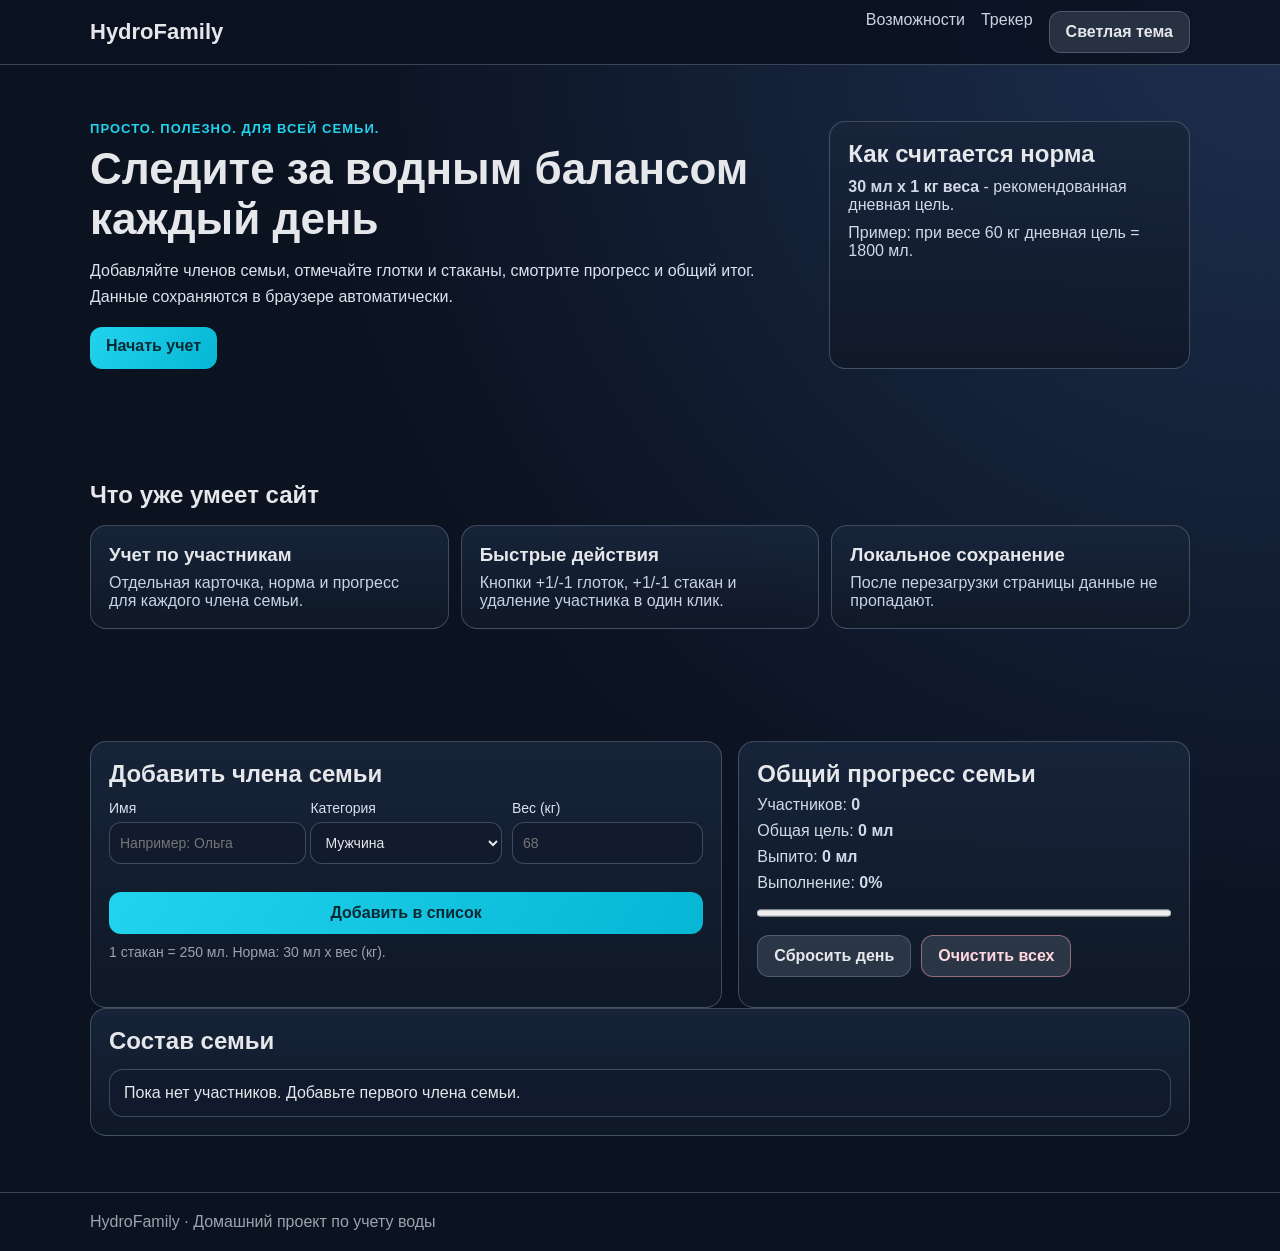
<file: index.html>
<!doctype html>
<html lang="ru">
<head>
  <meta charset="UTF-8">
  <meta name="viewport" content="width=device-width, initial-scale=1.0">
  <meta name="description" content="Семейный трекер воды: учет питьевого режима, суточная норма и прогресс каждого участника.">
  <meta property="og:type" content="website">
  <meta property="og:title" content="HydroFamily - Семейный трекер воды">
  <meta property="og:description" content="Учет питьевого режима семьи с автосохранением и прогрессом по каждому участнику.">
  <meta property="og:image" content="assets/og-image.svg">
  <meta property="og:locale" content="ru_RU">
  <meta name="twitter:card" content="summary_large_image">
  <meta name="twitter:title" content="HydroFamily - Семейный трекер воды">
  <meta name="twitter:description" content="Добавляйте участников и отслеживайте водный баланс всей семьи.">
  <meta name="twitter:image" content="assets/og-image.svg">
  <title>HydroFamily - Семейный трекер воды</title>
  <link rel="icon" type="image/svg+xml" href="assets/favicon.svg">
  <link rel="stylesheet" href="assets/styles.css">
</head>
<body>
  <header class="site-header">
    <div class="container nav">
      <a class="logo" href="#top">HydroFamily</a>
      <nav class="menu">
        <a href="#features">Возможности</a>
        <a href="#tracker">Трекер</a>
        <button id="themeToggleButton" class="btn btn-secondary theme-toggle" type="button" aria-label="Переключить тему">Светлая тема</button>
      </nav>
    </div>
  </header>

  <main id="top">
    <section class="hero section">
      <div class="container hero-grid">
        <div>
          <p class="eyebrow">Просто. Полезно. Для всей семьи.</p>
          <h1>Следите за водным балансом каждый день</h1>
          <p class="lead">
            Добавляйте членов семьи, отмечайте глотки и стаканы, смотрите прогресс и общий итог.
            Данные сохраняются в браузере автоматически.
          </p>
          <a class="btn btn-primary" href="#tracker">Начать учет</a>
        </div>
        <aside class="hero-card">
          <h2>Как считается норма</h2>
          <p><strong>30 мл x 1 кг веса</strong> - рекомендованная дневная цель.</p>
          <p>Пример: при весе 60 кг дневная цель = 1800 мл.</p>
        </aside>
      </div>
    </section>

    <section id="features" class="section">
      <div class="container">
        <h2 class="section-title">Что уже умеет сайт</h2>
        <div class="features">
          <article class="feature-card">
            <h3>Учет по участникам</h3>
            <p>Отдельная карточка, норма и прогресс для каждого члена семьи.</p>
          </article>
          <article class="feature-card">
            <h3>Быстрые действия</h3>
            <p>Кнопки +1/-1 глоток, +1/-1 стакан и удаление участника в один клик.</p>
          </article>
          <article class="feature-card">
            <h3>Локальное сохранение</h3>
            <p>После перезагрузки страницы данные не пропадают.</p>
          </article>
        </div>
      </div>
    </section>

    <section id="tracker" class="section">
      <div class="container tracker-layout">
        <section class="panel">
          <h2>Добавить члена семьи</h2>
          <form id="familyForm" class="form-grid">
            <label>
              Имя
              <input id="memberName" type="text" required placeholder="Например: Ольга">
            </label>

            <label>
              Категория
              <select id="memberType">
                <option value="man">Мужчина</option>
                <option value="woman">Женщина</option>
                <option value="teen">Подросток</option>
                <option value="child">Ребенок</option>
              </select>
            </label>

            <label>
              Вес (кг)
              <input id="memberWeight" type="number" min="1" max="300" required placeholder="68">
            </label>

            <button class="btn btn-primary full" type="submit">Добавить в список</button>
          </form>
          <p class="hint">1 стакан = 250 мл. Норма: 30 мл x вес (кг).</p>
          <p id="familyMessage" class="message"></p>
        </section>

        <section class="panel">
          <h2>Общий прогресс семьи</h2>
          <div class="totals">
            <p>Участников: <strong id="totalMembers">0</strong></p>
            <p>Общая цель: <strong id="totalTarget">0 мл</strong></p>
            <p>Выпито: <strong id="totalDrank">0 мл</strong></p>
            <p>Выполнение: <strong id="totalPercent">0%</strong></p>
          </div>
          <progress id="familyProgress" max="100" value="0"></progress>
          <div class="totals-actions">
            <button id="resetDayButton" class="btn btn-secondary" type="button">Сбросить день</button>
            <button id="clearAllButton" class="btn btn-secondary danger" type="button">Очистить всех</button>
          </div>
        </section>
      </div>

      <div class="container">
        <section class="panel">
          <h2>Состав семьи</h2>
          <ul id="familyList" class="family-list"></ul>
        </section>
      </div>
    </section>
  </main>

  <footer class="site-footer">
    <div class="container">
      <p>HydroFamily · Домашний проект по учету воды</p>
    </div>
  </footer>

  <script src="assets/app.js"></script>
</body>
</html>
</file>
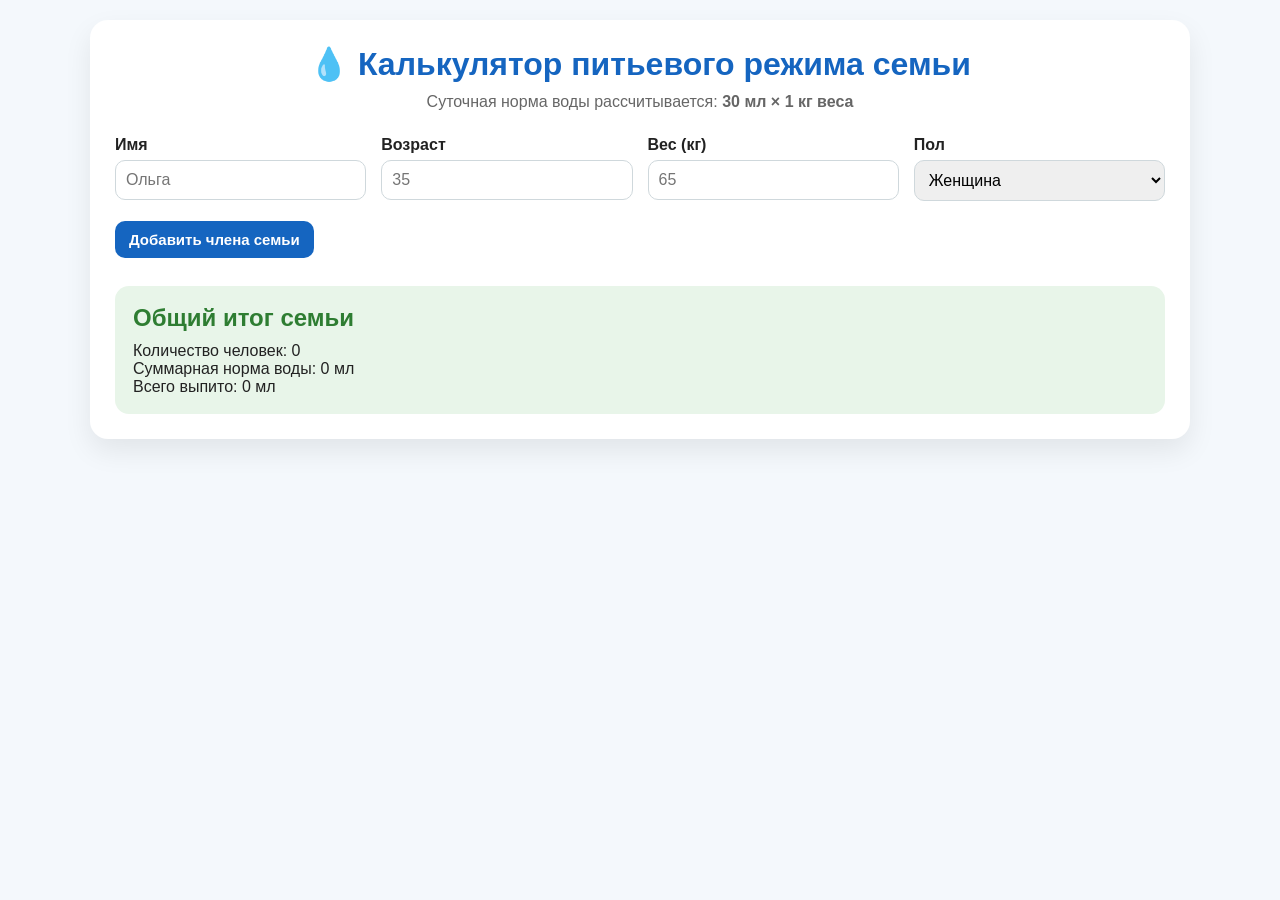
<file: H2O.html>
<!DOCTYPE html>
<html lang="ru">
<head>
<meta charset="UTF-8" />
<meta name="viewport" content="width=device-width, initial-scale=1.0"/>
<title>Калькулятор питьевого режима семьи</title>

<style>
/* =====================================================
   СБРОС
===================================================== */
*{
  margin:0;
  padding:0;
  box-sizing:border-box;
}

body{
  font-family:Arial, Helvetica, sans-serif;
  background:#f4f8fc;
  color:#222;
  padding:20px;
}

.container{
  max-width:1100px;
  margin:auto;
  background:#ffffff;
  padding:25px;
  border-radius:18px;
  box-shadow:0 12px 28px rgba(0,0,0,.08);
}

h1{
  text-align:center;
  color:#1565c0;
  margin-bottom:10px;
}

.desc{
  text-align:center;
  color:#666;
  margin-bottom:25px;
}

/* =====================================================
   ФОРМА
===================================================== */
.form-grid{
  display:grid;
  grid-template-columns:repeat(auto-fit,minmax(220px,1fr));
  gap:15px;
  margin-bottom:20px;
}

label{
  display:block;
  font-weight:bold;
  margin-bottom:6px;
}

input,select{
  width:100%;
  padding:10px;
  border:1px solid #cfd8dc;
  border-radius:10px;
  font-size:16px;
}

button{
  border:none;
  padding:10px 14px;
  border-radius:10px;
  cursor:pointer;
  font-size:15px;
  font-weight:bold;
}

.btn-main{
  background:#1565c0;
  color:white;
}

.btn-main:hover{
  background:#0d47a1;
}

.btn-green{
  background:#2e7d32;
  color:white;
}

.btn-green:hover{
  background:#1b5e20;
}

.btn-red{
  background:#e53935;
  color:white;
}

.btn-red:hover{
  background:#b71c1c;
}

/* =====================================================
   КАРТОЧКИ
===================================================== */
.member-card{
  margin-top:18px;
  padding:18px;
  background:#eef6ff;
  border-left:5px solid #1565c0;
  border-radius:14px;
}

.member-card h3{
  margin-bottom:10px;
}

.row{
  margin:6px 0;
}

.actions{
  display:flex;
  flex-wrap:wrap;
  gap:8px;
  margin-top:14px;
}

.ml-box{
  display:flex;
  gap:8px;
  margin-top:10px;
  flex-wrap:wrap;
}

.ml-box input{
  width:140px;
}

.progress{
  margin-top:12px;
  width:100%;
  height:18px;
  background:#dbe8f6;
  border-radius:20px;
  overflow:hidden;
}

.bar{
  height:100%;
  background:#42a5f5;
}

.summary{
  margin-top:28px;
  background:#e8f5e9;
  padding:18px;
  border-radius:14px;
}

.summary h2{
  color:#2e7d32;
  margin-bottom:10px;
}
</style>
</head>

<body>

<div class="container">

<h1>💧 Калькулятор питьевого режима семьи</h1>
<p class="desc">
Суточная норма воды рассчитывается: <strong>30 мл × 1 кг веса</strong>
</p>

<!-- =====================================================
     ДОБАВЛЕНИЕ ЧЛЕНА СЕМЬИ
===================================================== -->
<div class="form-grid">

<div>
<label>Имя</label>
<input type="text" id="name" placeholder="Ольга">
</div>

<div>
<label>Возраст</label>
<input type="number" id="age" placeholder="35">
</div>

<div>
<label>Вес (кг)</label>
<input type="number" id="weight" placeholder="65">
</div>

<div>
<label>Пол</label>
<select id="gender">
<option value="woman">Женщина</option>
<option value="man">Мужчина</option>
</select>
</div>

</div>

<button class="btn-main" onclick="addMember()">Добавить члена семьи</button>

<!-- СПИСОК -->
<div id="members"></div>

<!-- ОБЩИЙ ИТОГ -->
<div class="summary">
<h2>Общий итог семьи</h2>
<p>Количество человек: <span id="count">0</span></p>
<p>Суммарная норма воды: <span id="familyNorm">0</span> мл</p>
<p>Всего выпито: <span id="familyDrank">0</span> мл</p>
</div>

</div>

<script>
/* =====================================================
   ДАННЫЕ
===================================================== */
let family = [];

/* =====================================================
   НОРМА ВОДЫ
===================================================== */
function calcNorm(weight){
  return weight * 30;
}

/* =====================================================
   ГЛОТОК ПО ПОЛУ
===================================================== */
function sipVolume(gender){
  if(gender === "man") return 35;
  return 30;
}

/* =====================================================
   ДОБАВИТЬ ЧЛЕНА СЕМЬИ
===================================================== */
function addMember(){

  const name = document.getElementById("name").value.trim();
  const age = Number(document.getElementById("age").value);
  const weight = Number(document.getElementById("weight").value);
  const gender = document.getElementById("gender").value;

  if(!name || age <= 0 || weight <= 0){
    alert("Заполните корректно все поля");
    return;
  }

  const person = {
    id: Date.now(),
    name,
    age,
    weight,
    gender,
    norm: calcNorm(weight),
    drank: 0
  };

  family.push(person);

  clearForm();
  render();
}

/* =====================================================
   ОЧИСТКА ФОРМЫ
===================================================== */
function clearForm(){
  document.getElementById("name").value = "";
  document.getElementById("age").value = "";
  document.getElementById("weight").value = "";
}

/* =====================================================
   ДОБАВИТЬ ВОДУ
===================================================== */
function addWater(id, amount){

  family = family.map(person => {
    if(person.id === id){
      person.drank += amount;
    }
    return person;
  });

  render();
}

/* =====================================================
   ДОБАВИТЬ МЛ ИЗ ПОЛЯ
===================================================== */
function addCustomMl(id){

  const input = document.getElementById("ml-" + id);
  const value = Number(input.value);

  if(value <= 0){
    alert("Введите количество мл");
    return;
  }

  addWater(id, value);
  input.value = "";
}

/* =====================================================
   УДАЛЕНИЕ
===================================================== */
function removeMember(id){
  family = family.filter(person => person.id !== id);
  render();
}

/* =====================================================
   ОТРИСОВКА
===================================================== */
function render(){

  const members = document.getElementById("members");
  members.innerHTML = "";

  let totalNorm = 0;
  let totalDrank = 0;

  family.forEach(person => {

    totalNorm += person.norm;
    totalDrank += person.drank;

    let percent = Math.min(
      Math.round((person.drank / person.norm) * 100), 100
    );

    members.innerHTML += `
      <div class="member-card">

        <h3>${person.name}</h3>

        <div class="row">Возраст: ${person.age}</div>
        <div class="row">Вес: ${person.weight} кг</div>
        <div class="row">Пол: ${person.gender === "man" ? "Мужчина" : "Женщина"}</div>

        <div class="row">
          Суточная норма: <strong>${person.norm} мл</strong>
        </div>

        <div class="row">
          Выпито сегодня: <strong>${person.drank} мл</strong>
        </div>

        <div class="row">
          Выполнение нормы: <strong>${percent}%</strong>
        </div>

        <div class="progress">
          <div class="bar" style="width:${percent}%"></div>
        </div>

        <div class="actions">
          <button class="btn-green"
            onclick="addWater(${person.id}, sipVolume('${person.gender}'))">
            Глоток
          </button>

          <button class="btn-green"
            onclick="addWater(${person.id},200)">
            Стакан
          </button>

          <button class="btn-red"
            onclick="removeMember(${person.id})">
            Удалить
          </button>
        </div>

        <div class="ml-box">
          <input
            type="number"
            id="ml-${person.id}"
            placeholder="Введите мл"
          >

          <button class="btn-main"
            onclick="addCustomMl(${person.id})">
            Добавить мл
          </button>
        </div>

      </div>
    `;
  });

  document.getElementById("count").textContent = family.length;
  document.getElementById("familyNorm").textContent = totalNorm;
  document.getElementById("familyDrank").textContent = totalDrank;
}

</script>

</body>
</html>
</file>
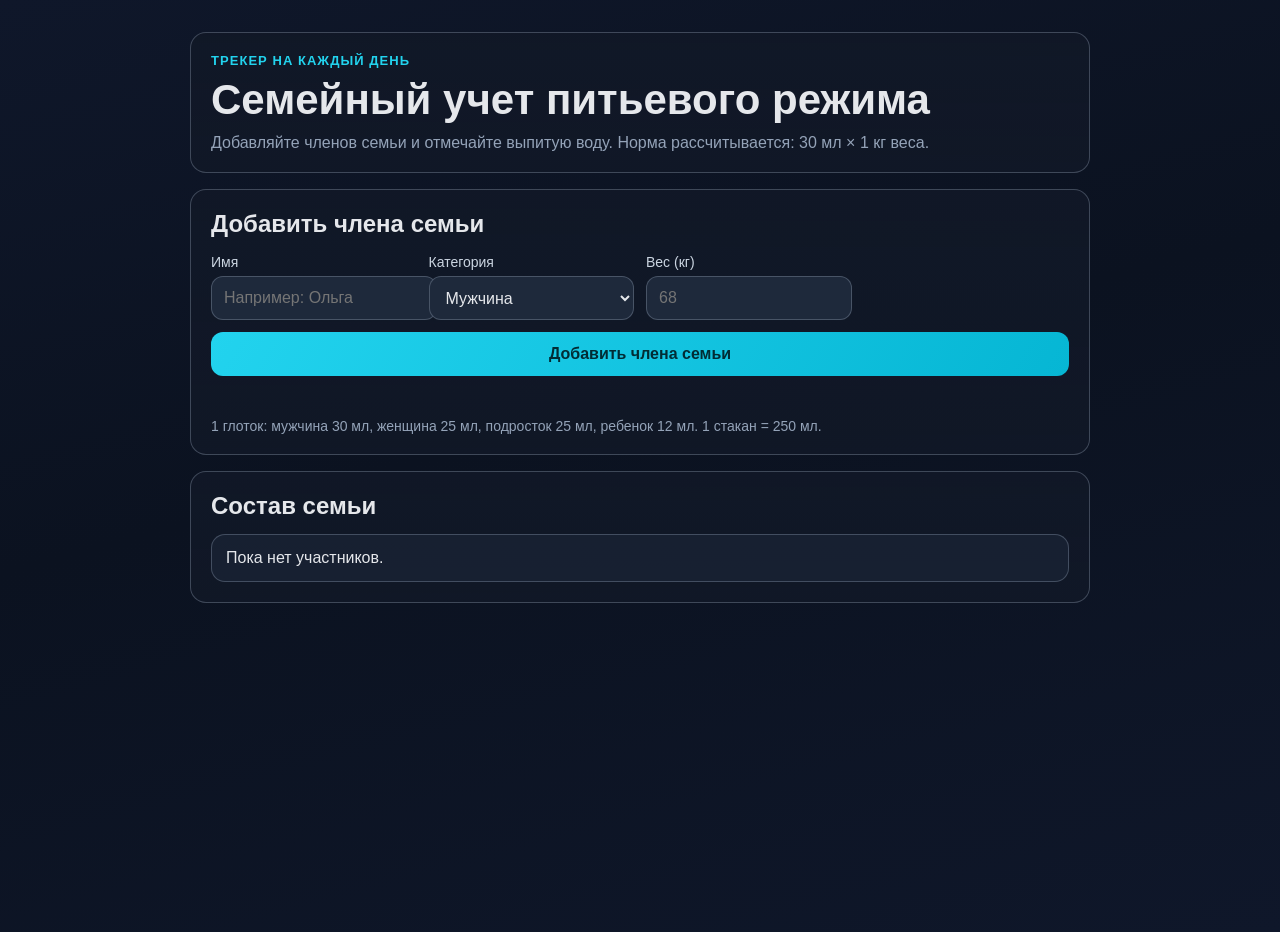
<file: трекер воды.html>
<!doctype html>
<html lang="ru">
<head>
<meta charset="UTF-8">
<meta name="viewport" content="width=device-width, initial-scale=1.0">
<title>Семейный учет воды</title>

<style>
:root{
  --bg:#0f172a;
  --bg-soft:#1e293b;
  --card:#111827;
  --line:rgba(148,163,184,.35);
  --text:#e5e7eb;
  --muted:#94a3b8;
  --accent:#22d3ee;
  --accent-strong:#06b6d4;
  --danger:#fda4af;
  --success:#86efac;
}

*{box-sizing:border-box}

body{
  margin:0;
  min-height:100vh;
  font-family:Arial,Helvetica,sans-serif;
  background:linear-gradient(165deg,var(--bg),#0b1220 45%,#0f172a);
  color:var(--text);
}

.layout{
  width:min(900px,92vw);
  margin:32px auto;
  display:grid;
  gap:16px;
}

.card{
  background:linear-gradient(180deg,rgba(17,24,39,.96),rgba(17,24,39,.88));
  border:1px solid var(--line);
  border-radius:16px;
  padding:20px;
}

h1,h2,p{margin:0}

.hero h1{
  margin-top:8px;
  font-size:clamp(28px,5vw,42px);
}

.eyebrow{
  color:var(--accent);
  font-size:13px;
  text-transform:uppercase;
  letter-spacing:.08em;
  font-weight:700;
}

.muted{
  margin-top:10px;
  color:var(--muted);
}

.family-form{
  margin-top:16px;
  display:grid;
  grid-template-columns:repeat(auto-fit,minmax(180px,1fr));
  gap:12px;
}

.form-field{
  display:grid;
  gap:6px;
}

label{
  font-size:14px;
  color:#cbd5e1;
}

input,select,button{
  font:inherit;
}

input,select{
  min-height:44px;
  border-radius:12px;
  border:1px solid var(--line);
  background:var(--bg-soft);
  color:var(--text);
  padding:10px 12px;
}

button{
  cursor:pointer;
}

.btn{
  min-height:44px;
  border:none;
  border-radius:12px;
  padding:10px 16px;
  font-weight:700;
  background:linear-gradient(120deg,var(--accent),var(--accent-strong));
  color:#022c34;
}

#addMemberButton{
  grid-column:1/-1;
}

.message{
  margin-top:12px;
  min-height:22px;
  color:var(--danger);
}

.family-list{
  list-style:none;
  margin:14px 0 0;
  padding:0;
  display:grid;
  gap:10px;
}

.family-list li{
  border:1px solid var(--line);
  border-radius:14px;
  padding:14px;
  background:rgba(30,41,59,.55);
}

.member-header{
  display:flex;
  justify-content:space-between;
  gap:10px;
  flex-wrap:wrap;
}

.member-name{
  font-weight:700;
}

.member-type{
  color:var(--muted);
  font-size:14px;
}

.member-stats{
  margin-top:10px;
  color:#dbeafe;
  font-size:14px;
}

.member-actions{
  margin-top:12px;
  display:flex;
  flex-wrap:wrap;
  gap:8px;
}

.action-btn{
  min-height:36px;
  border-radius:10px;
  border:1px solid var(--line);
  background:rgba(148,163,184,.14);
  color:var(--text);
  padding:8px 10px;
}

.action-btn:hover{
  background:rgba(148,163,184,.24);
}

progress{
  width:100%;
  margin-top:12px;
  height:14px;
}

.hint{
  margin-top:8px;
  font-size:14px;
  color:var(--muted);
}
</style>
</head>

<body>

<main class="layout">

<header class="card hero">
  <p class="eyebrow">Трекер на каждый день</p>
  <h1>Семейный учет питьевого режима</h1>
  <p class="muted">
    Добавляйте членов семьи и отмечайте выпитую воду.
    Норма рассчитывается: 30 мл × 1 кг веса.
  </p>
</header>

<section class="card">
  <h2>Добавить члена семьи</h2>

  <form id="familyForm" class="family-form">
    <div class="form-field">
      <label for="memberName">Имя</label>
      <input id="memberName" type="text" required placeholder="Например: Ольга">
    </div>

    <div class="form-field">
      <label for="memberType">Категория</label>
      <select id="memberType">
        <option value="man">Мужчина</option>
        <option value="woman">Женщина</option>
        <option value="teen">Подросток</option>
        <option value="child">Ребенок</option>
      </select>
    </div>

    <div class="form-field">
      <label for="memberWeight">Вес (кг)</label>
      <input id="memberWeight" type="number" min="1" max="300" required placeholder="68">
    </div>

    <button id="addMemberButton" class="btn" type="submit">
      Добавить члена семьи
    </button>
  </form>

  <p id="familyMessage" class="message"></p>

  <p class="hint">
    1 глоток: мужчина 30 мл, женщина 25 мл, подросток 25 мл, ребенок 12 мл.
    1 стакан = 250 мл.
  </p>
</section>

<section class="card">
  <h2>Состав семьи</h2>
  <ul id="familyList" class="family-list"></ul>
</section>

</main>

<script>
"use strict";

const STORAGE_KEY = "familyWaterTrackerMembers_v2";
const ML_PER_GLASS = 250;

const SIP_ML_BY_TYPE = {
  man:30,
  woman:25,
  teen:25,
  child:12
};

const TYPE_LABELS = {
  man:"Взрослый мужчина",
  woman:"Взрослая женщина",
  teen:"Подросток",
  child:"Ребенок"
};

const dom = {
  form:document.getElementById("familyForm"),
  name:document.getElementById("memberName"),
  type:document.getElementById("memberType"),
  weight:document.getElementById("memberWeight"),
  list:document.getElementById("familyList"),
  message:document.getElementById("familyMessage")
};

let state = {
  members:[]
};

function uid(){
  return crypto.randomUUID();
}

function save(){
  localStorage.setItem(STORAGE_KEY, JSON.stringify(state));
}

function load(){
  try{
    const raw = localStorage.getItem(STORAGE_KEY);
    if(!raw) return;
    const parsed = JSON.parse(raw);
    if(Array.isArray(parsed.members)){
      state.members = parsed.members;
    }
  }catch(e){}
}

function showMessage(text,error=false){
  dom.message.textContent = text;
  dom.message.style.color = error ? "#fda4af" : "#86efac";
}

function targetMl(weight){
  return weight * 30;
}

function totalMl(member){
  return member.sips * SIP_ML_BY_TYPE[member.type] +
         member.glasses * ML_PER_GLASS;
}

function percent(member){
  return Math.min(
    Math.round(totalMl(member) / targetMl(member.weightKg) * 100),
    100
  );
}

function createButton(text,action){
  const btn = document.createElement("button");
  btn.type = "button";
  btn.className = "action-btn";
  btn.dataset.action = action;
  btn.textContent = text;
  return btn;
}

function createCard(member){
  const li = document.createElement("li");
  li.dataset.id = member.id;

  const header = document.createElement("div");
  header.className = "member-header";

  const name = document.createElement("span");
  name.className = "member-name";
  name.textContent = member.name;

  const type = document.createElement("span");
  type.className = "member-type";
  type.textContent = TYPE_LABELS[member.type];

  header.append(name,type);

  const stats = document.createElement("div");
  stats.className = "member-stats";
  stats.textContent =
    "Вес: " + member.weightKg + " кг | " +
    "Норма: " + targetMl(member.weightKg) + " мл | " +
    "Выпито: " + totalMl(member) + " мл (" + percent(member) + "%)";

  const progress = document.createElement("progress");
  progress.max = 100;
  progress.value = percent(member);

  const actions = document.createElement("div");
  actions.className = "member-actions";

  actions.append(
    createButton("+1 глоток","add-sip"),
    createButton("-1 глоток","remove-sip"),
    createButton("+1 стакан","add-glass"),
    createButton("-1 стакан","remove-glass"),
    createButton("Удалить","remove-member")
  );

  li.append(header,stats,progress,actions);
  return li;
}

function render(){
  dom.list.innerHTML = "";

  if(!state.members.length){
    const li = document.createElement("li");
    li.textContent = "Пока нет участников.";
    dom.list.append(li);
    return;
  }

  state.members.forEach(member=>{
    dom.list.append(createCard(member));
  });
}

dom.form.addEventListener("submit", function(e){
  e.preventDefault();

  const name = dom.name.value.trim();
  const type = dom.type.value;
  const weight = Number(dom.weight.value);

  if(!name){
    showMessage("Введите имя.", true);
    return;
  }

  if(!weight || weight < 1 || weight > 300){
    showMessage("Введите корректный вес.", true);
    return;
  }

  const duplicate = state.members.some(
    m => m.name.toLowerCase() === name.toLowerCase()
  );

  if(duplicate){
    showMessage("Такой участник уже существует.", true);
    return;
  }

  state.members.push({
    id:uid(),
    name:name,
    type:type,
    weightKg:Math.round(weight),
    sips:0,
    glasses:0
  });

  save();
  render();

  dom.form.reset();
  dom.name.focus();

  showMessage(name + " добавлен.");
});

dom.list.addEventListener("click", function(e){
  const btn = e.target.closest("[data-action]");
  if(!btn) return;

  const li = btn.closest("li");
  if(!li) return;

  const id = li.dataset.id;
  const member = state.members.find(m => m.id === id);
  if(!member) return;

  const action = btn.dataset.action;

  if(action === "add-sip") member.sips++;
  if(action === "remove-sip") member.sips = Math.max(0, member.sips-1);
  if(action === "add-glass") member.glasses++;
  if(action === "remove-glass") member.glasses = Math.max(0, member.glasses-1);

  if(action === "remove-member"){
    if(confirm("Удалить участника?")){
      state.members = state.members.filter(m => m.id !== id);
      showMessage("Участник удален.");
    }
  }

  save();
  render();
});

load();
render();
</script>

</body>
</html>
</file>
<file: assets/styles.css>
:root {
  --bg: #0b1220;
  --bg-soft: #111b2d;
  --card: #18253b;
  --line: rgba(148, 163, 184, 0.35);
  --text: #e5e7eb;
  --muted: #9ca3af;
  --accent: #22d3ee;
  --accent-strong: #06b6d4;
  --danger: #fda4af;
  --success: #86efac;
}

* {
  box-sizing: border-box;
}

html {
  scroll-behavior: smooth;
}

body {
  margin: 0;
  font-family: Arial, Helvetica, sans-serif;
  color: var(--text);
  background: radial-gradient(circle at top right, #1d2f4f 0%, var(--bg) 55%);
}

.container {
  width: min(1100px, 92vw);
  margin: 0 auto;
}

.section {
  padding: 56px 0;
}

.site-header {
  position: sticky;
  top: 0;
  z-index: 10;
  border-bottom: 1px solid var(--line);
  background: rgba(11, 18, 32, 0.88);
  backdrop-filter: blur(8px);
}

.nav {
  display: flex;
  align-items: center;
  justify-content: space-between;
  min-height: 64px;
}

.logo {
  color: var(--text);
  text-decoration: none;
  font-size: 22px;
  font-weight: 700;
}

.menu {
  display: flex;
  gap: 16px;
}

.menu a {
  color: #cbd5e1;
  text-decoration: none;
}

.menu a:hover {
  color: var(--accent);
}

.hero-grid {
  display: grid;
  grid-template-columns: 2fr 1fr;
  gap: 18px;
}

.eyebrow {
  margin: 0 0 8px;
  text-transform: uppercase;
  letter-spacing: 0.08em;
  color: var(--accent);
  font-size: 13px;
  font-weight: 700;
}

h1,
h2,
h3,
p {
  margin: 0;
}

h1 {
  font-size: clamp(28px, 5vw, 44px);
}

.lead {
  margin-top: 14px;
  color: #dbe3ef;
  line-height: 1.6;
  max-width: 680px;
}

.hero-card,
.panel,
.feature-card {
  border: 1px solid var(--line);
  background: linear-gradient(180deg, rgba(24, 37, 59, 0.92), rgba(16, 25, 39, 0.92));
  border-radius: 16px;
  padding: 18px;
}

.hero-card p {
  margin-top: 10px;
  color: #d1d9e6;
}

.btn {
  display: inline-block;
  border: none;
  border-radius: 12px;
  text-decoration: none;
  font: inherit;
  font-weight: 700;
  cursor: pointer;
  min-height: 42px;
  padding: 10px 16px;
}

.btn-primary {
  margin-top: 18px;
  color: #062a33;
  background: linear-gradient(120deg, var(--accent), var(--accent-strong));
}

.btn-primary:hover {
  filter: brightness(1.08);
}

.btn-secondary {
  margin-top: 0;
  color: var(--text);
  background: rgba(148, 163, 184, 0.2);
  border: 1px solid var(--line);
}

.btn-secondary:hover {
  background: rgba(148, 163, 184, 0.33);
}

.btn-secondary.danger {
  color: #ffd8df;
  border-color: rgba(253, 164, 175, 0.5);
}

.btn-secondary.danger:hover {
  background: rgba(253, 164, 175, 0.22);
}

.section-title {
  margin-bottom: 16px;
}

.features {
  display: grid;
  gap: 12px;
  grid-template-columns: repeat(auto-fit, minmax(220px, 1fr));
}

.feature-card p {
  margin-top: 8px;
  color: #c8d2e2;
}

.tracker-layout {
  display: grid;
  gap: 16px;
  grid-template-columns: 1.4fr 1fr;
}

.form-grid {
  margin-top: 12px;
  display: grid;
  gap: 10px;
  grid-template-columns: repeat(auto-fit, minmax(170px, 1fr));
}

label {
  display: grid;
  gap: 6px;
  font-size: 14px;
  color: #d8e0ee;
}

input,
select {
  min-height: 42px;
  border-radius: 12px;
  border: 1px solid var(--line);
  background: var(--bg-soft);
  color: var(--text);
  padding: 10px;
  font: inherit;
}

.full {
  grid-column: 1 / -1;
}

.hint {
  margin-top: 10px;
  color: var(--muted);
  font-size: 14px;
}

.message {
  margin-top: 8px;
  min-height: 21px;
}

.totals p {
  margin-top: 8px;
  color: #d3dbe7;
}

progress {
  margin-top: 14px;
  width: 100%;
  height: 14px;
}

.totals-actions {
  margin-top: 14px;
  display: flex;
  flex-wrap: wrap;
  gap: 10px;
}

.family-list {
  margin: 14px 0 0;
  padding: 0;
  list-style: none;
  display: grid;
  gap: 10px;
}

.member-item {
  border: 1px solid var(--line);
  border-radius: 14px;
  padding: 14px;
  background: rgba(17, 27, 45, 0.8);
}

.member-header {
  display: flex;
  justify-content: space-between;
  gap: 10px;
  flex-wrap: wrap;
}

.member-name {
  font-weight: 700;
}

.member-type {
  color: var(--muted);
  font-size: 14px;
}

.member-stats {
  margin-top: 10px;
  color: #d4def0;
  font-size: 14px;
}

.member-actions {
  display: flex;
  flex-wrap: wrap;
  gap: 8px;
  margin-top: 10px;
}

.action-btn {
  font: inherit;
  border-radius: 10px;
  border: 1px solid var(--line);
  background: rgba(148, 163, 184, 0.15);
  color: var(--text);
  cursor: pointer;
  min-height: 34px;
  padding: 8px 10px;
}

.action-btn:hover {
  background: rgba(148, 163, 184, 0.26);
}

.site-footer {
  border-top: 1px solid var(--line);
  padding: 20px 0;
  color: var(--muted);
}

@media (max-width: 860px) {
  .hero-grid,
  .tracker-layout {
    grid-template-columns: 1fr;
  }
}
</file>
